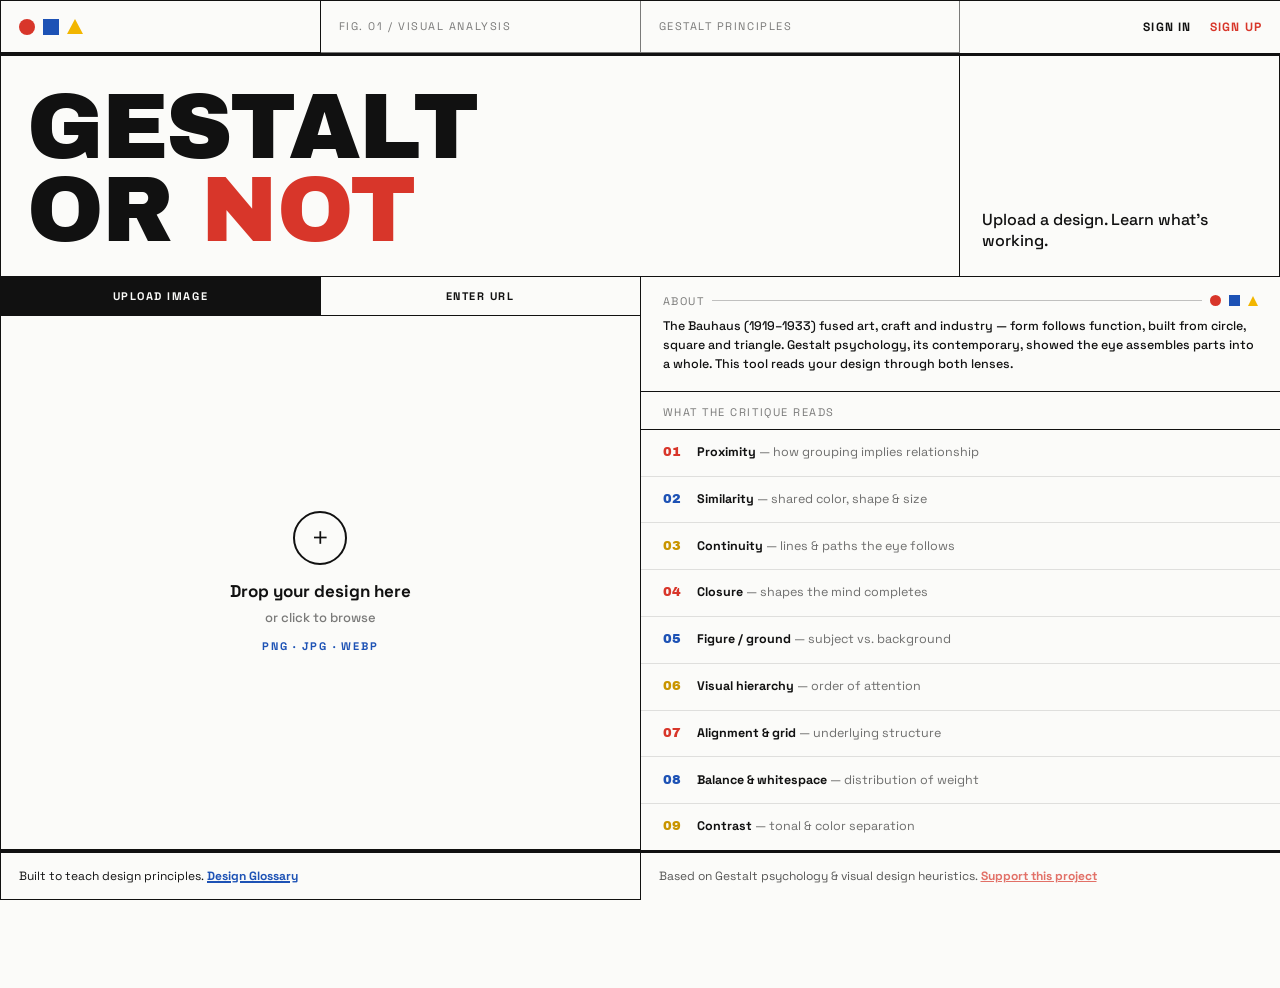
<file: index.html>
<!DOCTYPE html>
<html lang="en">
<head>
    <meta charset="UTF-8">
    <meta name="viewport" content="width=device-width, initial-scale=1.0">
    <title>Gestalt Or Not — Design Feedback</title>
    <meta name="description" content="Upload any visual — UI screens, sketchnotes, infographics, posters, book covers, slides — and get AI-powered feedback based on Gestalt principles and visual design heuristics.">

    <!-- Open Graph / Social Sharing -->
    <meta property="og:title" content="Gestalt Or Not — AI Design Feedback">
    <meta property="og:description" content="Upload a design and get instant feedback based on visual design principles. Built to teach, not just critique.">
    <meta property="og:type" content="website">
    <meta property="og:url" content="https://gestaltornot.com">
    <meta property="og:image" content="https://gestaltornot.com/og-image.svg">

    <!-- Twitter Card -->
    <meta name="twitter:card" content="summary_large_image">
    <meta name="twitter:title" content="Gestalt Or Not — AI Design Feedback">
    <meta name="twitter:description" content="Upload a design and get instant feedback based on visual design principles.">
    <meta name="twitter:image" content="https://gestaltornot.com/og-image.svg">

    <!-- Favicon -->
    <link rel="icon" type="image/svg+xml" href="favicon.svg">

    <link rel="stylesheet" href="style.css">
    <link rel="preconnect" href="https://fonts.googleapis.com">
    <link rel="preconnect" href="https://fonts.gstatic.com" crossorigin>
    <link href="https://fonts.googleapis.com/css2?family=Archivo+Black&family=Space+Grotesk:wght@400;500;600;700&display=swap" rel="stylesheet">
</head>
<body>
    <div class="board board-hero">
        <!-- Meta row -->
        <div class="meta-row sep-bottom">
            <div class="cell meta-cell brand-cell">
                <span class="mark" aria-hidden="true">
                    <span class="m-circle"></span>
                    <span class="m-square"></span>
                    <span class="m-triangle"></span>
                </span>
            </div>
            <div class="cell meta-cell meta-label">Fig. 01 / Visual Analysis</div>
            <div class="cell meta-cell meta-label">Gestalt Principles</div>
            <div class="meta-cell nav-cell">
                <div id="authBar" class="auth-bar">
                    <button id="signInBtn" class="auth-link">Sign In</button>
                    <button id="signUpBtn" class="auth-link accent">Sign Up</button>
                </div>
                <div id="userBar" class="auth-bar hidden">
                    <span id="userEmail" class="auth-email"></span>
                    <button id="myReviewsBtn" class="auth-link">My Reviews</button>
                    <button id="signOutBtn" class="auth-link accent">Sign Out</button>
                </div>
            </div>
        </div>

        <!-- Hero band -->
        <div class="hero-row">
            <div class="cell hero-title-cell">
                <h1>Gestalt<br>Or <span class="or">Not</span></h1>
            </div>
            <div class="cell hero-tagline-cell">Upload a design. Learn what's working.</div>
        </div>

        <!-- Work region: uploader + about/critique -->
        <div class="work-row">
            <section class="cell uploader-cell upload-area" id="uploadArea">
                <div class="input-toggle">
                    <button type="button" class="toggle-btn active" data-mode="upload">Upload Image</button>
                    <button type="button" class="toggle-btn" data-mode="url">Enter URL</button>
                </div>

                <div class="upload-box" id="uploadBox">
                    <input type="file" id="fileInput" accept="image/*" hidden>
                    <div class="upload-content">
                        <div class="upload-icon">+</div>
                        <p class="upload-title">Drop your design here</p>
                        <p class="subtle">or click to browse</p>
                        <p class="formats">PNG · JPG · WEBP</p>
                    </div>
                    <img id="preview" class="preview hidden" alt="Design preview">
                </div>

                <div class="url-input-box hidden" id="urlBox">
                    <input type="url" id="urlInput" placeholder="https://…" autocomplete="off">
                    <p class="subtle">We'll screenshot the page and analyze it</p>
                </div>

                <button id="analyzeBtn" class="btn hidden">Analyze Design</button>
            </section>

            <aside class="about-cell">
                <div class="about-block">
                    <div class="about-header">
                        <span class="label">About</span>
                        <span class="rule"></span>
                        <span class="mark mark-sm" aria-hidden="true">
                            <span class="m-circle"></span>
                            <span class="m-square"></span>
                            <span class="m-triangle"></span>
                        </span>
                    </div>
                    <p class="about-body">The Bauhaus (1919–1933) fused art, craft and industry — form follows function, built from circle, square and triangle. Gestalt psychology, its contemporary, showed the eye assembles parts into a whole. This tool reads your design through both lenses.</p>
                </div>

                <div class="critique-block">
                    <div class="label critique-title">What the critique reads</div>
                    <div class="critique-list">
                        <div class="critique-row"><span class="critique-num c-red">01</span><span class="critique-text"><strong>Proximity</strong><span class="desc"> — how grouping implies relationship</span></span></div>
                        <div class="critique-row"><span class="critique-num c-blue">02</span><span class="critique-text"><strong>Similarity</strong><span class="desc"> — shared color, shape &amp; size</span></span></div>
                        <div class="critique-row"><span class="critique-num c-yellow">03</span><span class="critique-text"><strong>Continuity</strong><span class="desc"> — lines &amp; paths the eye follows</span></span></div>
                        <div class="critique-row"><span class="critique-num c-red">04</span><span class="critique-text"><strong>Closure</strong><span class="desc"> — shapes the mind completes</span></span></div>
                        <div class="critique-row"><span class="critique-num c-blue">05</span><span class="critique-text"><strong>Figure / ground</strong><span class="desc"> — subject vs. background</span></span></div>
                        <div class="critique-row"><span class="critique-num c-yellow">06</span><span class="critique-text"><strong>Visual hierarchy</strong><span class="desc"> — order of attention</span></span></div>
                        <div class="critique-row"><span class="critique-num c-red">07</span><span class="critique-text"><strong>Alignment &amp; grid</strong><span class="desc"> — underlying structure</span></span></div>
                        <div class="critique-row"><span class="critique-num c-blue">08</span><span class="critique-text"><strong>Balance &amp; whitespace</strong><span class="desc"> — distribution of weight</span></span></div>
                        <div class="critique-row"><span class="critique-num c-yellow">09</span><span class="critique-text"><strong>Contrast</strong><span class="desc"> — tonal &amp; color separation</span></span></div>
                    </div>
                </div>
            </aside>
        </div>

        <!-- Footer band -->
        <div class="footer-row sep-top">
            <div class="cell footer-cell">Built to teach design principles. <a href="/glossary.php" class="link-blue">Design Glossary</a></div>
            <div class="footer-cell muted">Based on Gestalt psychology &amp; visual design heuristics. <a href="https://www.paypal.com/donate/?hosted_button_id=QRDU77Z7K56XG" target="_blank" rel="noopener" class="link-red">Support this project</a></div>
        </div>
    </div>

    <main class="flow">
        <section class="results hidden" id="results">
            <div class="loading hidden" id="loading">
                <div class="spinner"></div>
                <p>Analyzing your design…</p>
            </div>
            <div class="feedback" id="feedback"></div>
        </section>

        <section class="rate-limit hidden" id="rateLimit">
            <p id="rateLimitMsg">You've hit your daily limit.</p>
            <p class="subtle" id="rateLimitSub">Come back tomorrow, or <a href="https://www.paypal.com/donate/?hosted_button_id=QRDU77Z7K56XG" target="_blank" rel="noopener" class="support-link">support the project</a>.</p>
        </section>

        <section id="reviewHistory" class="review-history hidden">
            <h2>Your Reviews</h2>
            <div id="reviewList"></div>
        </section>
    </main>

    <div id="authModal" class="modal hidden">
        <div class="modal-content">
            <button class="modal-close" id="modalClose">&times;</button>
            <div id="authForm"></div>
        </div>
    </div>

    <script src="script.js"></script>
</body>
</html>
</file>
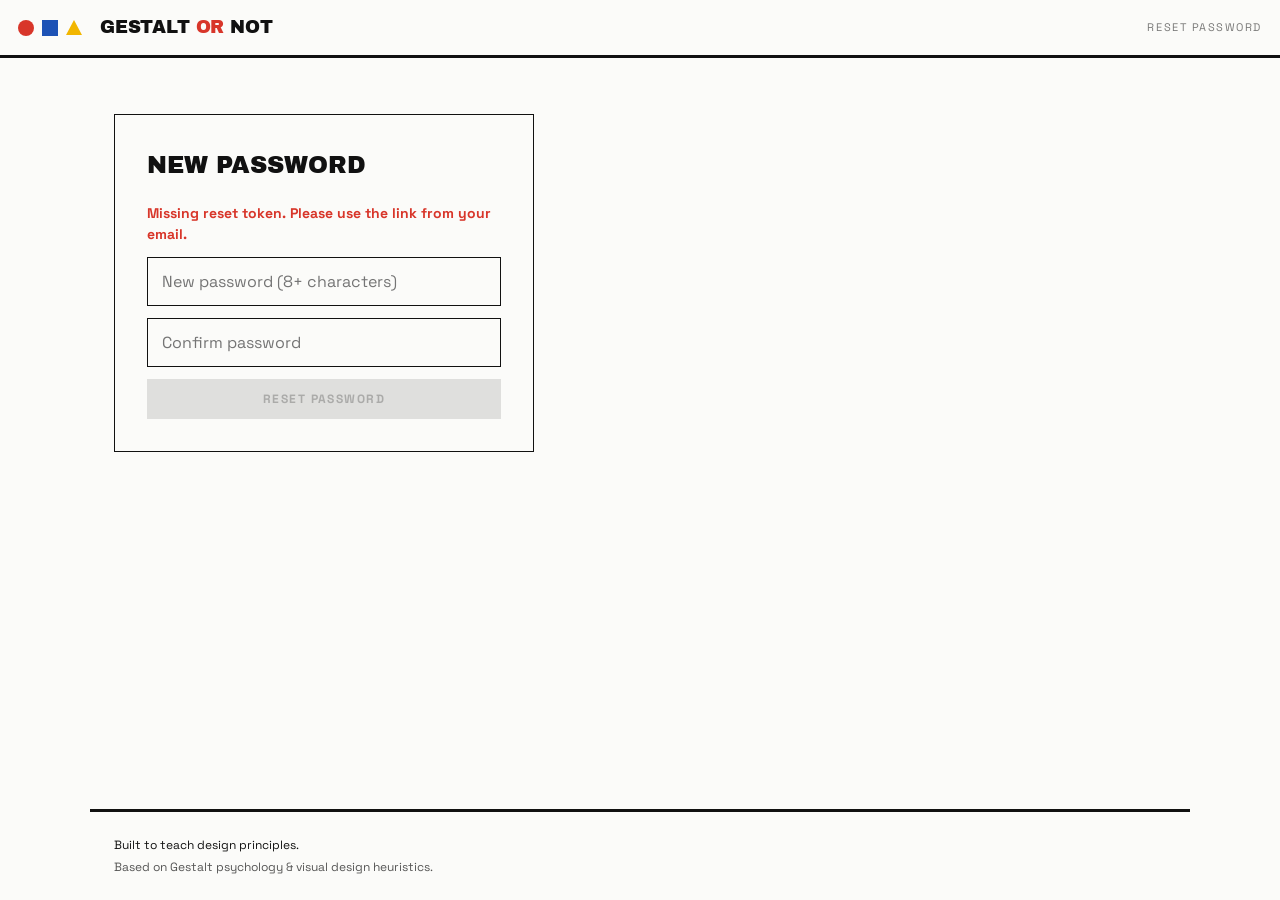
<file: reset.html>
<!DOCTYPE html>
<html lang="en">
<head>
    <meta charset="UTF-8">
    <meta name="viewport" content="width=device-width, initial-scale=1.0">
    <title>Reset Password — Gestalt Or Not</title>
    <link rel="icon" type="image/svg+xml" href="favicon.svg">
    <link rel="stylesheet" href="style.css">
    <link rel="preconnect" href="https://fonts.googleapis.com">
    <link rel="preconnect" href="https://fonts.gstatic.com" crossorigin>
    <link href="https://fonts.googleapis.com/css2?family=Archivo+Black&family=Space+Grotesk:wght@400;500;600;700&display=swap" rel="stylesheet">
</head>
<body>
    <div class="site-bar">
        <span class="mark" aria-hidden="true">
            <span class="m-circle"></span>
            <span class="m-square"></span>
            <span class="m-triangle"></span>
        </span>
        <a href="/" class="wordmark">Gestalt <span class="or">Or</span> Not</a>
        <span class="page-label">Reset Password</span>
    </div>

    <main class="flow">
        <section style="max-width: 420px;">
            <div class="auth-form reset-card" id="resetForm">
                <h2>New Password</h2>
                <div id="resetError" class="auth-error hidden"></div>
                <div id="resetSuccess" class="auth-success hidden"></div>
                <input type="password" id="newPassword" placeholder="New password (8+ characters)" autocomplete="new-password">
                <input type="password" id="confirmPassword" placeholder="Confirm password" autocomplete="new-password">
                <button class="btn" id="resetSubmit">Reset Password</button>
            </div>
        </section>
    </main>

    <footer class="site-footer">
        <p>Built to teach design principles.</p>
        <p>Based on Gestalt psychology &amp; visual design heuristics.</p>
    </footer>

    <script>
    document.addEventListener('DOMContentLoaded', function() {
        const params = new URLSearchParams(window.location.search);
        const token = params.get('token');
        const errorEl = document.getElementById('resetError');
        const successEl = document.getElementById('resetSuccess');

        if (!token) {
            errorEl.textContent = 'Missing reset token. Please use the link from your email.';
            errorEl.classList.remove('hidden');
            document.getElementById('resetSubmit').disabled = true;
            return;
        }

        document.getElementById('resetSubmit').addEventListener('click', async () => {
            const password = document.getElementById('newPassword').value;
            const confirm = document.getElementById('confirmPassword').value;
            errorEl.classList.add('hidden');
            successEl.classList.add('hidden');

            if (password.length < 8) {
                errorEl.textContent = 'Password must be at least 8 characters.';
                errorEl.classList.remove('hidden');
                return;
            }

            if (password !== confirm) {
                errorEl.textContent = 'Passwords do not match.';
                errorEl.classList.remove('hidden');
                return;
            }

            const res = await fetch('auth.php?action=reset', {
                method: 'POST',
                headers: { 'Content-Type': 'application/json' },
                body: JSON.stringify({ token, password })
            });
            const data = await res.json();

            if (data.error) {
                errorEl.textContent = data.error;
                errorEl.classList.remove('hidden');
                return;
            }

            document.getElementById('resetForm').innerHTML = `
                <h2>Password Reset</h2>
                <p class="auth-success">Your password has been updated.</p>
                <a href="/" class="btn" style="text-align: center; text-decoration: none; display: block;">Back to Gestalt Or Not</a>
            `;
        });

        document.getElementById('newPassword').addEventListener('keydown', (e) => {
            if (e.key === 'Enter') document.getElementById('confirmPassword').focus();
        });
        document.getElementById('confirmPassword').addEventListener('keydown', (e) => {
            if (e.key === 'Enter') document.getElementById('resetSubmit').click();
        });
    });
    </script>
</body>
</html>
</file>
<file: style.css>
/* Gestalt Or Not — Modular Grid (Bauhaus / Swiss-modernist) */

:root {
    --ink: #111111;            /* text & rules */
    --paper: #FBFBF9;          /* ground */
    --red: #D8362A;
    --blue: #1D52B5;
    --yellow: #F2B600;
    --yellow-text: #C99500;    /* yellow darkened for legibility on paper */
    --drag: #F0EEE6;           /* drag-over fill */
    --hair: rgba(17, 17, 17, .12);  /* faint hairline */
    --rule-soft: rgba(17, 17, 17, .25);

    --display: 'Archivo Black', sans-serif;
    --font: 'Space Grotesk', sans-serif;

    --board-w: 1100px;         /* max content width for flowing pages */
}

* {
    margin: 0;
    padding: 0;
    box-sizing: border-box;
}

html, body {
    background: var(--paper);
}

body {
    font-family: var(--font);
    color: var(--ink);
    line-height: 1.5;
    min-height: 100vh;
    display: flex;
    flex-direction: column;
}

a { color: inherit; }

.hidden {
    display: none !important;
}

/* Shared label convention */
.label {
    font-size: 11px;
    letter-spacing: .14em;
    text-transform: uppercase;
    opacity: .55;
}

/* ============ Brand mark (circle / square / triangle) ============ */
.mark {
    display: inline-flex;
    align-items: center;
    gap: 8px;
}

.mark .m-circle,
.mark .m-square,
.mark .m-triangle {
    display: block;
    width: 16px;
    height: 16px;
}

.mark .m-circle { border-radius: 50%; background: var(--red); }
.mark .m-square { background: var(--blue); }
.mark .m-triangle {
    width: 0; height: 0;
    border-left: 8px solid transparent;
    border-right: 8px solid transparent;
    border-bottom: 15px solid var(--yellow);
}

/* small variant (about header, etc.) */
.mark.mark-sm .m-circle,
.mark.mark-sm .m-square { width: 11px; height: 11px; }
.mark.mark-sm .m-triangle {
    border-left: 5.5px solid transparent;
    border-right: 5.5px solid transparent;
    border-bottom: 10px solid var(--yellow);
}

/* ============ The board (bordered grid) ============ */
.board {
    background: var(--paper);
    color: var(--ink);
    display: flex;
    flex-direction: column;
    border-top: 1px solid var(--ink);
    border-left: 1px solid var(--ink);
}

/* generic cell: right + bottom hairline builds the grid against the board's top/left */
.cell {
    border-right: 1px solid var(--ink);
    border-bottom: 1px solid var(--ink);
}
.cell.no-right { border-right: none; }

/* structural separators */
.sep-bottom { border-bottom: 3px solid var(--ink); }
.sep-top { border-top: 3px solid var(--ink); }

/* ---- Home hero: fill the viewport ---- */
.board-hero {
    min-height: 100vh;
}

/* ============ Meta row ============ */
.meta-row {
    display: grid;
    grid-template-columns: 1fr 1fr 1fr 1fr;
}

.meta-cell {
    padding: 14px 18px;
    display: flex;
    align-items: center;
    min-height: 52px;
}

.meta-label {
    font-size: 11px;
    letter-spacing: .14em;
    text-transform: uppercase;
    opacity: .55;
}

/* nav / auth cell */
.nav-cell {
    justify-content: flex-end;
    gap: 18px;
    font-size: 12px;
    font-weight: 700;
    letter-spacing: .1em;
    text-transform: uppercase;
}

/* ============ Hero band ============ */
.hero-row {
    display: grid;
    grid-template-columns: 3fr 1fr;
}

.hero-title-cell {
    padding: 30px 26px 24px;
    display: flex;
    align-items: center;
}

.hero-title-cell h1 {
    font-family: var(--display);
    font-weight: 400;
    font-size: clamp(3.2rem, 9vw, 92px);
    line-height: 0.9;
    letter-spacing: -0.02em;
    text-transform: uppercase;
}

.hero-title-cell h1 .or { color: var(--red); }

.hero-tagline-cell {
    padding: 24px 22px;
    display: flex;
    align-items: flex-end;
    font-size: 16px;
    font-weight: 500;
    line-height: 1.3;
}

/* ============ Work region (uploader + about) ============ */
.work-row {
    flex: 1;
    display: grid;
    grid-template-columns: 1fr 1fr;
    min-height: 0;
}

.uploader-cell {
    display: flex;
    flex-direction: column;
    min-height: 0;
}

/* tab switcher */
.input-toggle {
    display: flex;
    border-bottom: 1px solid var(--ink);
}

.toggle-btn {
    flex: 1;
    padding: 12px 0;
    border: none;
    background: transparent;
    color: var(--ink);
    font-family: var(--font);
    font-weight: 700;
    font-size: 11px;
    letter-spacing: .14em;
    text-transform: uppercase;
    cursor: pointer;
}

.toggle-btn:first-child { border-right: 1px solid var(--ink); }

.toggle-btn.active {
    background: var(--ink);
    color: var(--paper);
}

/* drop zone */
.upload-box {
    flex: 1;
    display: flex;
    flex-direction: column;
    align-items: center;
    justify-content: center;
    cursor: pointer;
    position: relative;
    overflow: hidden;
    padding: 20px;
    min-height: 260px;
}

.upload-box.drag-over { background: var(--drag); }

.upload-content {
    display: flex;
    flex-direction: column;
    align-items: center;
    text-align: center;
}

.upload-icon {
    width: 54px;
    height: 54px;
    border: 2px solid var(--ink);
    border-radius: 50%;
    display: flex;
    align-items: center;
    justify-content: center;
    margin-bottom: 14px;
    font-size: 30px;
    font-weight: 300;
    line-height: 1;
}

.upload-title {
    font-weight: 700;
    font-size: 17px;
}

.subtle {
    font-size: 13px;
    opacity: .55;
    font-weight: 500;
    margin-top: 4px;
}

.formats {
    font-size: 11px;
    font-weight: 700;
    letter-spacing: .16em;
    text-transform: uppercase;
    margin-top: 10px;
    color: var(--blue);
}

.preview {
    max-width: 88%;
    max-height: 84%;
    object-fit: contain;
}

.upload-box.has-image { cursor: default; }
.has-image .upload-content { display: none; }

.remove-btn {
    position: absolute;
    top: 10px;
    right: 10px;
    border: 1px solid var(--ink);
    background: var(--paper);
    font-family: var(--font);
    font-weight: 700;
    font-size: 10px;
    letter-spacing: .1em;
    text-transform: uppercase;
    padding: 6px 10px;
    cursor: pointer;
}

/* URL tab */
.url-input-box {
    flex: 1;
    display: flex;
    flex-direction: column;
    justify-content: center;
    gap: 14px;
    padding: 28px;
}

.url-input-box input {
    padding: 13px 14px;
    border: 1px solid var(--ink);
    background: var(--paper);
    font-family: var(--font);
    font-size: 15px;
    outline: none;
}

.url-input-box input:focus { border-color: var(--blue); }

.url-input-box .subtle { margin-top: 0; }

/* ============ About + critique (right column) ============ */
.about-cell {
    display: flex;
    flex-direction: column;
    min-height: 0;
}

.about-block {
    padding: 16px 22px 18px;
    border-bottom: 1px solid var(--ink);
}

.about-header {
    display: flex;
    align-items: center;
    gap: 8px;
    margin-bottom: 8px;
}

.about-header .rule {
    flex: 1;
    height: 1px;
    background: var(--ink);
    opacity: .25;
}

.about-body {
    font-size: 12.5px;
    line-height: 1.5;
    font-weight: 500;
}

.critique-block {
    flex: 1;
    display: flex;
    flex-direction: column;
    min-height: 0;
}

.critique-title {
    padding: 12px 22px 8px;
}

.critique-list {
    flex: 1;
    display: flex;
    flex-direction: column;
}

.critique-row {
    flex: 1;
    display: flex;
    align-items: center;
    gap: 12px;
    padding: 8px 22px;
    border-top: 1px solid var(--hair);
}

.critique-row:first-child { border-top: 1px solid var(--ink); }

.critique-num {
    font-family: var(--display);
    font-weight: 400;
    font-size: 13px;
    width: 22px;
    flex: none;
}

.critique-num.c-red { color: var(--red); }
.critique-num.c-blue { color: var(--blue); }
.critique-num.c-yellow { color: var(--yellow-text); }

.critique-text {
    font-size: 12.5px;
    line-height: 1.25;
}

.critique-text strong { font-weight: 700; }
.critique-text .desc { opacity: .6; }

/* ============ Footer row ============ */
.footer-row {
    display: grid;
    grid-template-columns: 1fr 1fr;
}

.footer-cell {
    padding: 14px 18px;
    font-size: 12px;
}

.footer-cell.muted { opacity: .7; }

.footer-cell a { font-weight: 700; }
.footer-cell .link-blue { color: var(--blue); }
.footer-cell .link-red { color: var(--red); }

/* ============ Auth / nav links ============ */
.auth-bar {
    display: flex;
    align-items: center;
    gap: 18px;
}

.auth-link {
    background: none;
    border: none;
    font-family: var(--font);
    font-weight: 700;
    font-size: 12px;
    letter-spacing: .1em;
    text-transform: uppercase;
    cursor: pointer;
    color: var(--ink);
    padding: 0;
}

.auth-link.accent { color: var(--red); }
.auth-link:hover { color: var(--blue); }

.auth-email {
    font-size: 11px;
    letter-spacing: .04em;
    text-transform: none;
    opacity: .55;
    font-weight: 500;
}

/* ============ Primary button ============ */
.btn {
    align-self: flex-start;
    background: var(--blue);
    color: var(--paper);
    border: none;
    padding: 12px 26px;
    font-family: var(--font);
    font-weight: 700;
    font-size: 12px;
    letter-spacing: .12em;
    text-transform: uppercase;
    cursor: pointer;
    transition: background .15s ease;
}

.btn:hover { background: var(--ink); }

.btn:disabled {
    background: var(--hair);
    color: var(--rule-soft);
    cursor: not-allowed;
}

/* analyze button pinned at bottom of uploader cell */
#analyzeBtn {
    margin: 0;
    width: 100%;
    align-self: stretch;
    border-top: 1px solid var(--ink);
    padding: 16px;
    font-size: 13px;
}

.btn-secondary {
    background: var(--ink);
    color: var(--paper);
}
.btn-secondary:hover { background: var(--red); }

.btn-small {
    width: auto;
    align-self: auto;
    padding: 10px 18px;
    border-top: none !important;
}

/* ============ Flowing content area (below the board) ============ */
main.flow {
    flex: 1;
    width: 100%;
    max-width: var(--board-w);
    margin: 0 auto;
    padding: 2.5rem 1.5rem 3rem;
}

/* compact site bar for secondary pages */
.site-bar {
    display: grid;
    grid-template-columns: auto 1fr auto;
    align-items: center;
    gap: 18px;
    padding: 14px 18px;
    border-bottom: 3px solid var(--ink);
}

.site-bar .wordmark {
    font-family: var(--display);
    font-weight: 400;
    font-size: 18px;
    text-transform: uppercase;
    letter-spacing: -0.01em;
    text-decoration: none;
    color: var(--ink);
}
.site-bar .wordmark .or { color: var(--red); }

.site-bar .page-label {
    justify-self: end;
    font-size: 11px;
    letter-spacing: .14em;
    text-transform: uppercase;
    opacity: .55;
}

/* ============ Results ============ */
.results { margin-top: 0; }

.loading {
    text-align: center;
    padding: 3rem 1rem;
}

.spinner {
    width: 48px;
    height: 48px;
    border: 4px solid var(--hair);
    border-top-color: var(--red);
    border-radius: 50%;
    margin: 0 auto 1rem;
    animation: spin 0.8s linear infinite;
}

@keyframes spin { to { transform: rotate(360deg); } }

.loading p {
    font-size: 11px;
    letter-spacing: .14em;
    text-transform: uppercase;
    opacity: .55;
}

/* ============ Share section ============ */
.share-section {
    margin-bottom: 2rem;
    padding-bottom: 1.5rem;
    border-bottom: 1px solid var(--ink);
}

.share-result {
    margin-top: 1rem;
    display: flex;
    gap: 0.5rem;
}

.share-result input {
    flex: 1;
    padding: 0.75rem;
    font-family: var(--font);
    font-size: 0.875rem;
    border: 1px solid var(--ink);
    background: var(--paper);
}

.share-result .error { color: var(--red); }

/* ============ Screenshot preview ============ */
.screenshot-preview {
    margin-bottom: 2rem;
    padding-bottom: 2rem;
    border-bottom: 1px solid var(--ink);
}

.screenshot-preview h3 {
    font-size: 11px;
    letter-spacing: .14em;
    text-transform: uppercase;
    opacity: .55;
    margin-bottom: 1rem;
}

.screenshot-preview img {
    max-width: 100%;
    border: 1px solid var(--ink);
    display: block;
}

/* ============ Feedback display ============ */
.feedback { text-align: left; }

.feedback-header {
    margin-bottom: 2rem;
    padding: 1.75rem;
    background: var(--ink);
    color: var(--paper);
}

.feedback-header h2 {
    font-family: var(--display);
    font-weight: 400;
    font-size: 1.6rem;
    text-transform: uppercase;
    letter-spacing: -0.01em;
    margin-bottom: 0.75rem;
}

.priorities {
    list-style: none;
    margin: 0.5rem 0 0;
}

.priorities li {
    padding: 0.4rem 0 0.4rem 2rem;
    position: relative;
    line-height: 1.45;
}

.priorities li::before {
    content: "";
    position: absolute;
    left: 0;
    top: 0.7rem;
    width: 14px;
    height: 14px;
    background: var(--red);
}

.priorities li:nth-child(3n+2)::before { background: var(--blue); }
.priorities li:nth-child(3n)::before { background: var(--yellow); }

.priorities li.working::before {
    background: transparent;
    border-radius: 50%;
    border: 3px solid var(--yellow);
    width: 12px;
    height: 12px;
}

.feedback-section { margin-bottom: 2rem; }

.feedback-section h3 {
    font-family: var(--display);
    font-weight: 400;
    font-size: 1.05rem;
    text-transform: uppercase;
    letter-spacing: 0;
    margin-bottom: 0.75rem;
    padding-bottom: 0.5rem;
    border-bottom: 3px solid var(--ink);
}

.feedback-section p {
    margin-bottom: 0.75rem;
    line-height: 1.6;
    font-size: 0.95rem;
}

.design-term {
    font-style: italic;
}

.design-term-link {
    color: var(--blue);
    text-decoration: underline;
    text-decoration-color: var(--blue);
    text-decoration-thickness: 2px;
    text-underline-offset: 2px;
    font-weight: 700;
    transition: color .15s ease, background .15s ease;
}

.design-term-link:hover {
    color: var(--paper);
    background: var(--blue);
}

.design-term-link .design-term {
    color: inherit;
    font-style: italic;
}

.confidence {
    font-size: 0.75rem;
    margin-top: 0.5rem;
    font-weight: 700;
    text-transform: uppercase;
    letter-spacing: .04em;
    opacity: .7;
}

.confidence.clear-problem { color: var(--red); opacity: 1; }
.confidence.worth-reconsidering { color: var(--yellow-text); opacity: 1; }
.confidence.just-thinking { color: var(--blue); opacity: 1; }

/* ============ Rate limit ============ */
.rate-limit {
    text-align: center;
    padding: 2rem;
    background: var(--red);
    color: var(--paper);
    margin-top: 2rem;
}

.rate-limit p:first-child {
    font-family: var(--display);
    font-weight: 400;
    font-size: 1.2rem;
    text-transform: uppercase;
    margin-bottom: 0.5rem;
}

.rate-limit .subtle { color: var(--paper); opacity: .9; }

.rate-limit a {
    color: var(--paper);
    font-weight: 700;
    text-decoration: underline;
}

/* ============ Sign-in prompt ============ */
.signin-prompt {
    margin-top: 2rem;
    padding: 1.25rem 1.5rem;
    border: 1px solid var(--ink);
    text-align: center;
    font-size: 0.95rem;
}

/* ============ Review history ============ */
.review-history { margin-top: 3rem; }

.review-history h2 {
    font-family: var(--display);
    font-weight: 400;
    font-size: 1.4rem;
    text-transform: uppercase;
    margin-bottom: 1.25rem;
    padding-bottom: 0.5rem;
    border-bottom: 3px solid var(--ink);
}

.review-grid {
    display: grid;
    grid-template-columns: repeat(3, 1fr);
    gap: 1px;
    background: var(--ink);
    border: 1px solid var(--ink);
}

.review-thumb-wrap {
    position: relative;
    background: var(--paper);
}

.review-thumb {
    display: block;
    text-decoration: none;
    color: var(--ink);
    overflow: hidden;
    background: var(--paper);
}

.review-thumb img {
    width: 100%;
    aspect-ratio: 4 / 3;
    object-fit: cover;
    display: block;
}

.review-thumb-placeholder {
    width: 100%;
    aspect-ratio: 4 / 3;
    background: var(--drag);
    display: flex;
    align-items: center;
    justify-content: center;
    font-size: 0.75rem;
    opacity: .6;
    text-align: center;
    padding: 0.5rem;
    word-break: break-all;
}

.review-delete {
    position: absolute;
    top: 0.4rem;
    right: 0.4rem;
    z-index: 2;
    width: 26px;
    height: 26px;
    background: var(--paper);
    border: 1px solid var(--ink);
    font-size: 0.95rem;
    line-height: 1;
    cursor: pointer;
    display: flex;
    align-items: center;
    justify-content: center;
    opacity: 0;
    transition: opacity .15s ease;
}

.review-thumb-wrap:hover .review-delete { opacity: 1; }

.review-delete:hover {
    background: var(--red);
    color: var(--paper);
}

.review-thumb-date {
    display: block;
    padding: 0.5rem;
    font-size: 0.7rem;
    font-weight: 700;
    letter-spacing: .04em;
    text-transform: uppercase;
    opacity: .55;
    border-top: 1px solid var(--ink);
}

/* ============ Modal ============ */
.modal {
    position: fixed;
    inset: 0;
    background: rgba(17, 17, 17, 0.55);
    display: flex;
    align-items: center;
    justify-content: center;
    z-index: 100;
    padding: 1rem;
}

.modal.hidden { display: none !important; }

.modal-content {
    background: var(--paper);
    border: 1px solid var(--ink);
    box-shadow: 0 20px 60px rgba(0, 0, 0, .25);
    padding: 2rem;
    max-width: 420px;
    width: 100%;
    position: relative;
}

.modal-close {
    position: absolute;
    top: 0.5rem;
    right: 0.75rem;
    background: none;
    border: none;
    font-size: 1.5rem;
    cursor: pointer;
    line-height: 1;
    z-index: 1;
}

.modal-close:hover { color: var(--red); }

/* ============ Auth forms ============ */
.reset-card {
    border: 1px solid var(--ink);
    padding: 2rem;
    margin-top: 1rem;
}

.auth-form h2 {
    font-family: var(--display);
    font-weight: 400;
    font-size: 1.5rem;
    text-transform: uppercase;
    margin-bottom: 1.25rem;
}

.auth-form input[type="email"],
.auth-form input[type="password"] {
    width: 100%;
    padding: 13px 14px;
    font-family: var(--font);
    font-size: 1rem;
    border: 1px solid var(--ink);
    margin-bottom: 0.75rem;
    background: var(--paper);
}

.auth-form input:focus { outline: none; border-color: var(--blue); }

.auth-form .btn { width: 100%; align-self: stretch; }

.auth-error {
    color: var(--red);
    font-size: 0.875rem;
    font-weight: 700;
    margin-bottom: 0.75rem;
}

.auth-success {
    color: var(--blue);
    font-size: 0.875rem;
    font-weight: 700;
    margin-bottom: 0.75rem;
}

.auth-toggle {
    margin-top: 1rem;
    font-size: 0.875rem;
    opacity: .7;
}

.auth-toggle button {
    background: none;
    border: none;
    font-family: var(--font);
    font-weight: 700;
    cursor: pointer;
    text-decoration: underline;
    color: var(--blue);
    padding: 0;
    font-size: 0.875rem;
}

/* ============ Generic links on flowing pages ============ */
.support-link,
.link-blue {
    color: var(--blue);
    font-weight: 700;
    text-decoration: underline;
    text-decoration-thickness: 2px;
}
.support-link:hover { color: var(--ink); }

.back-link {
    display: inline-block;
    margin-top: 2rem;
    color: var(--blue);
    text-decoration: underline;
    text-decoration-thickness: 2px;
    font-weight: 700;
}
.back-link:hover { color: var(--ink); }

/* ============ Secondary-page footer ============ */
.site-footer {
    width: 100%;
    max-width: var(--board-w);
    margin: 0 auto;
    padding: 1.5rem;
    border-top: 3px solid var(--ink);
}

.site-footer p { font-size: 12px; }
.site-footer p + p { margin-top: 0.25rem; opacity: .7; }

/* small muted body copy on flowing pages */
.subtle-block {
    font-size: 0.95rem;
    line-height: 1.6;
    opacity: .75;
}

/* ============ Responsive ============ */
@media (max-width: 760px) {
    .board-hero { min-height: 0; }

    .meta-row { grid-template-columns: 1fr 1fr; }
    /* hide the two descriptive meta labels on small screens */
    .meta-row .meta-label { display: none; }
    .meta-row .brand-cell { border-right: 1px solid var(--ink); }
    .meta-row .nav-cell { border-bottom: 1px solid var(--ink); }

    .hero-row { grid-template-columns: 1fr; }
    .hero-title-cell { border-right: none; }

    .work-row { grid-template-columns: 1fr; }
    .uploader-cell { border-right: none; }

    .footer-row { grid-template-columns: 1fr; }
    .footer-cell { border-right: none; }

    .review-grid { grid-template-columns: repeat(2, 1fr); }

    .site-bar { grid-template-columns: auto 1fr; }
    .site-bar .page-label { display: none; }
}
</file>
